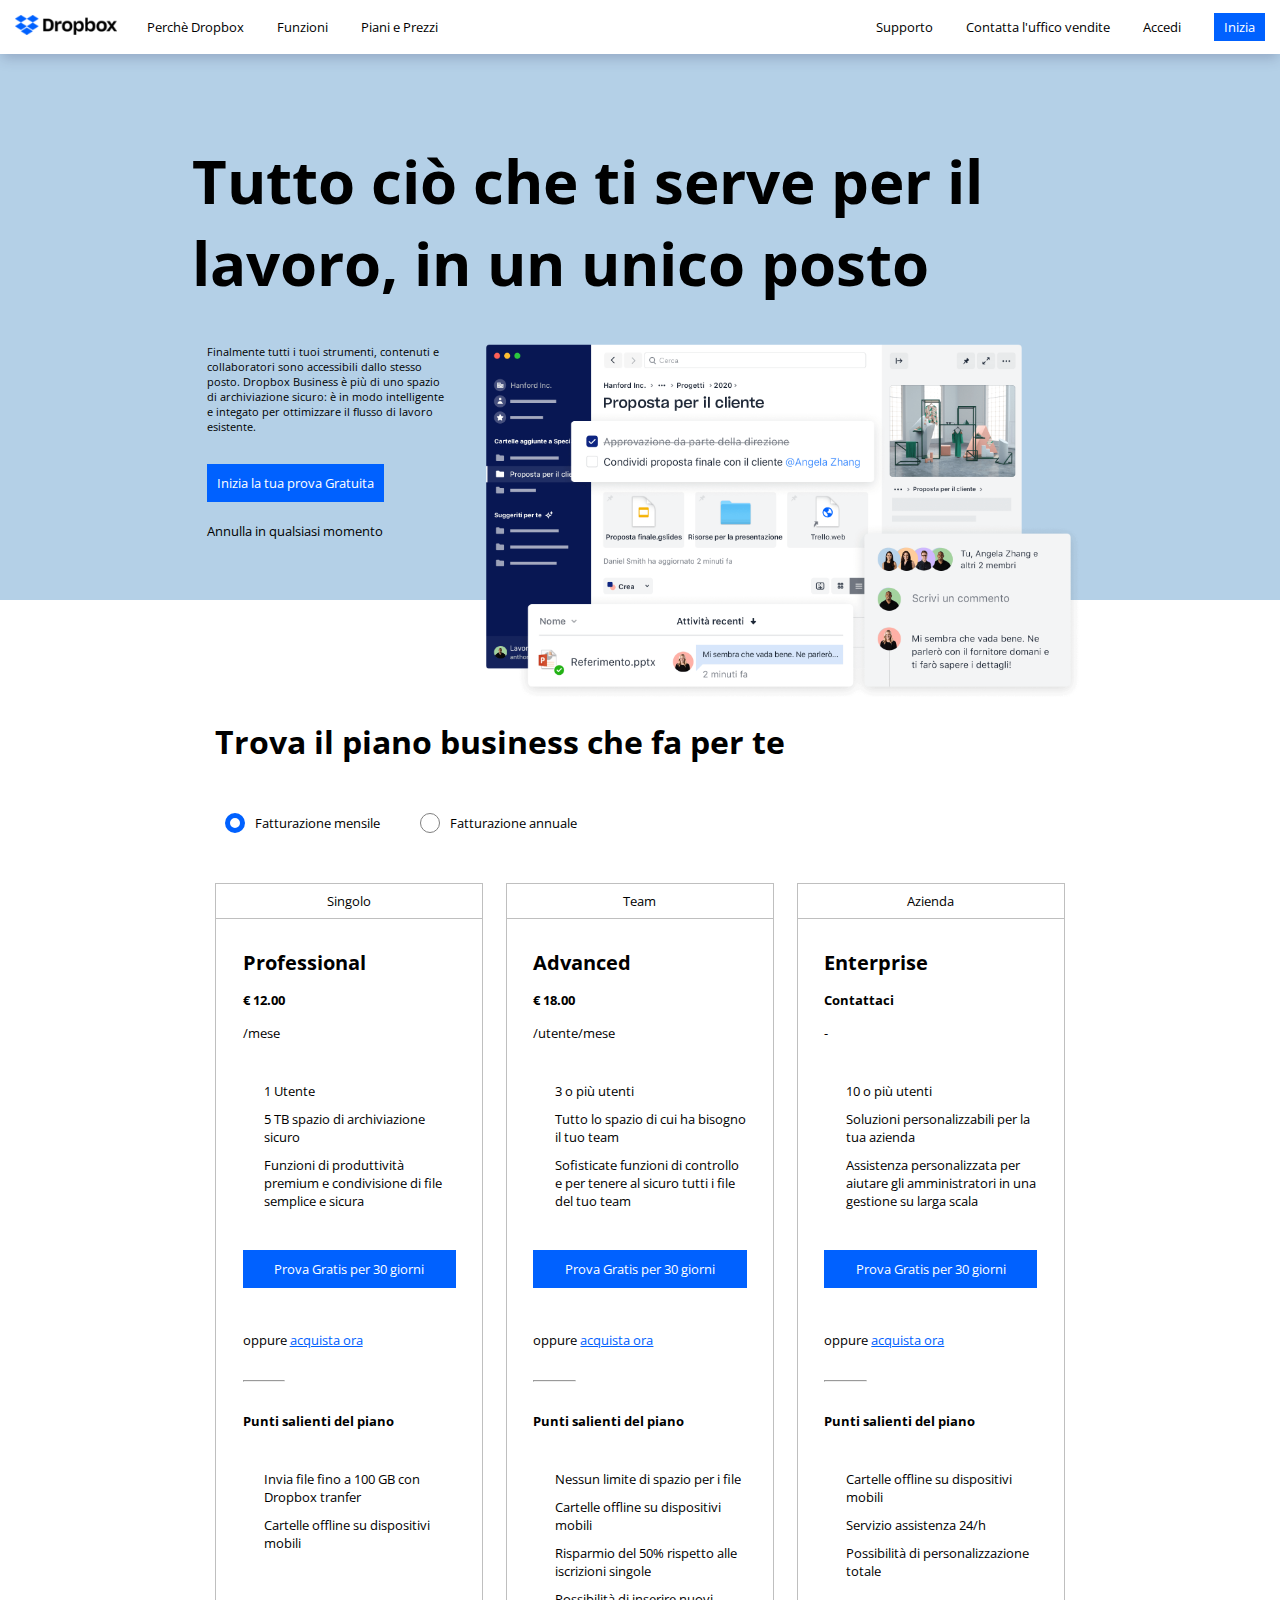
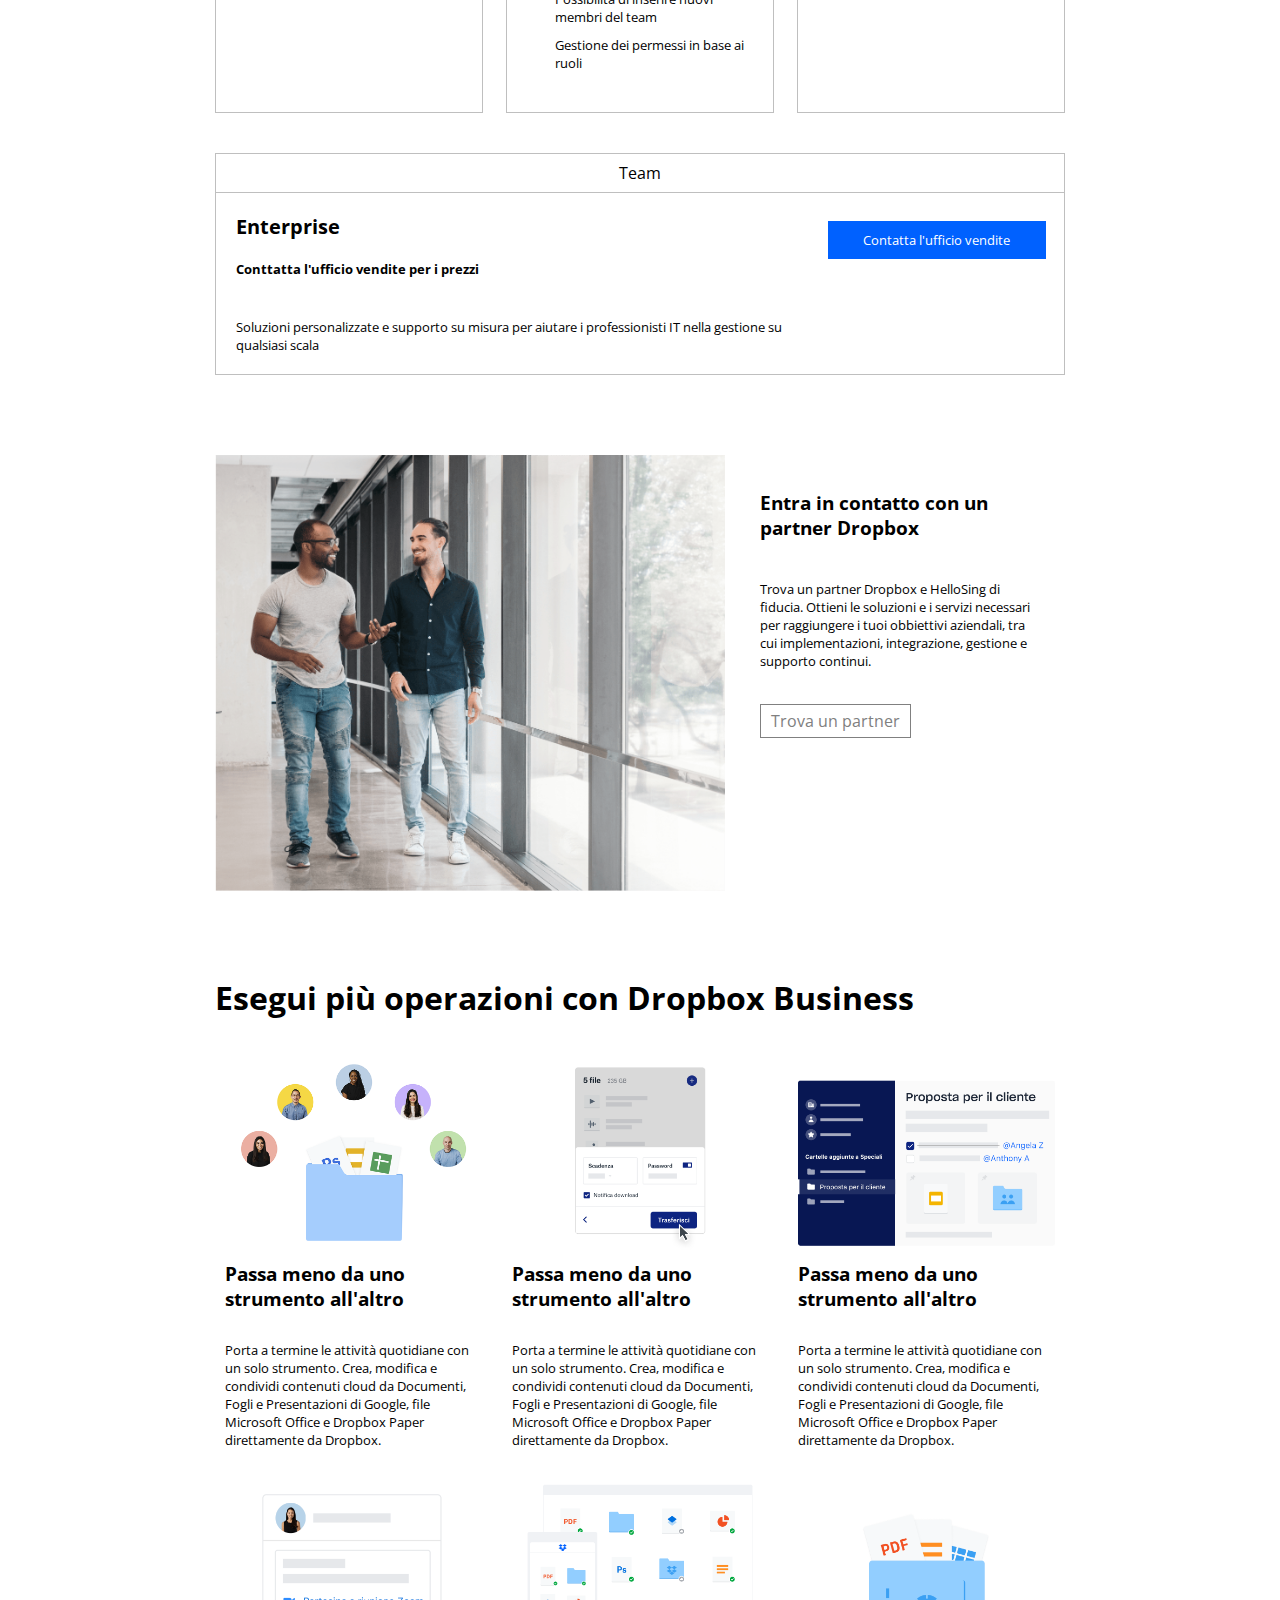
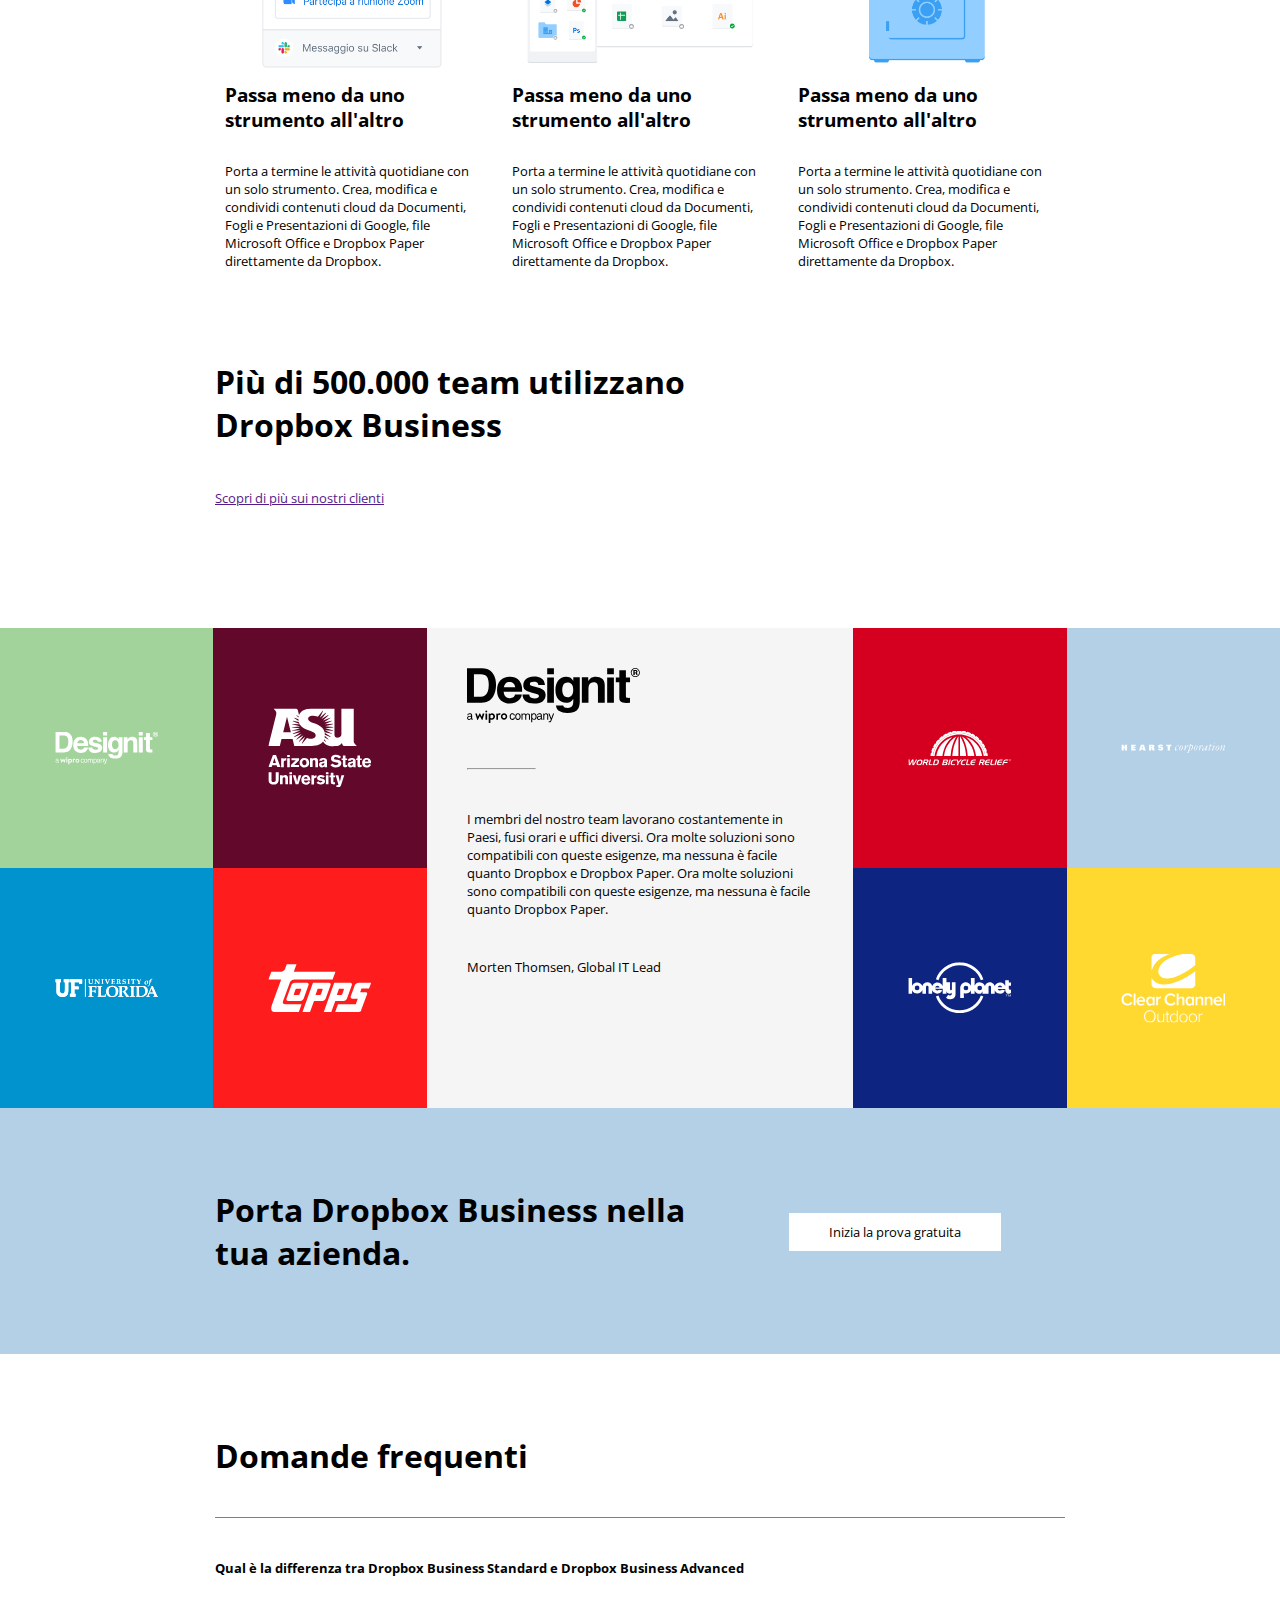
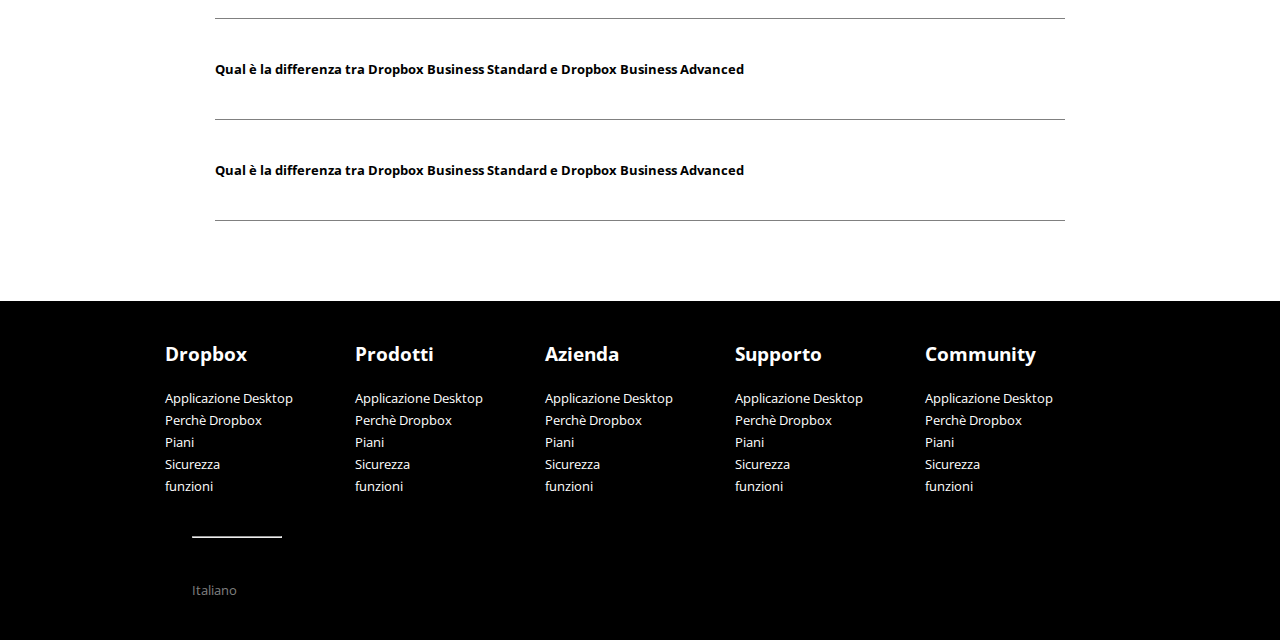
<file: index.html>
<!DOCTYPE html>
<html lang="en">

<head>
    <link rel="stylesheet" href="https://cdnjs.cloudflare.com/ajax/libs/font-awesome/6.1.1/css/all.min.css"
        integrity="sha512-KfkfwYDsLkIlwQp6LFnl8zNdLGxu9YAA1QvwINks4PhcElQSvqcyVLLD9aMhXd13uQjoXtEKNosOWaZqXgel0g=="
        crossorigin="anonymous" referrerpolicy="no-referrer" />
    <link rel="stylesheet"
        href="https://fonts.googleapis.com/css2?family=Open+Sans:ital,wght@0,400;0,700;0,800;1,400&display=swap">
    <link rel="stylesheet" href="./css/style.css">
    <meta charset="UTF-8">
    <meta http-equiv="X-UA-Compatible" content="IE=edge">
    <meta name="viewport" content="width=device-width, initial-scale=1.0">
    <title>Document</title>
</head>

<body>

    <header>
        <div class="container-h">
            <div class="c-plan">

                <a class="logo-h" href="./index.html">
                    <img src="./img/img/logo-small.png" alt="logo-small">
                </a>

                <ul class="c-link st-font">
                    <li><a class="reset-link standard-color" href="">Perchè Dropbox</a></li>
                    <li class="drdown"><a class="reset-link standard-color" href="">Funzioni</a>
                        <div class="dropdown">
                            <div class="dropdown-function">
                                <ul>
                                    <li class="excluded"><a class="reset-link standard-color" href="">Nuove funzioni</a></li>
                                    <li class="excluded"><a class="reset-link standard-color" href="">Tutte le funzioni</a></li>
                                </ul>
                
                            </div>
                        </div>
                    </li>
                    <li><a class="reset-link standard-color" href="">Piani e Prezzi</a></li>
                </ul>

            </div>

            <div class="c-support">
                <ul class="c-link st-font">
                    <li><a class="reset-link standard-color" href="">Supporto</a></li>
                    <li><a class="reset-link standard-color" href="">Contatta l'uffico vendite</a></li>
                    <li><a class="reset-link standard-color" href="./login.html">Accedi</a></li>
                    <li class="excluded"><a class="reset-link button-s" href="#sel-plan">Inizia</a></li>
                </ul>

            </div>

            


        </div>

    </header>

    <main>
        <!-- Jumbo con titolo e contenuto -->
        <div class="jumbo">
            <div class="container-footer">

                <h1 class="titolone">Tutto ciò che ti serve per il lavoro, in un unico posto </h1>

                <div class="container-box">

                    <div class="free-plan">
                        <div class="box-txt">

                            <div class="main-box-txt">
                                <p>Finalmente tutti i tuoi strumenti, contenuti e collaboratori sono accessibili dallo
                                    stesso posto. Dropbox Business è più di uno spazio di archiviazione sicuro: è in
                                    modo intelligente e integato per ottimizzare il flusso di lavoro esistente.</p>
                            </div>

                            <a class="button" href="#sel-plan">Inizia la tua prova Gratuita</a>
                            <a class="reset-link standard-color" href="">Annulla in qualsiasi momento</a>
                            <div>
                                <a class="arrow standard-color" href="#sel-plan"><i class="fa-solid fa-arrow-down"></i></a>
                            </div>

                        </div>
                    </div>

                    <div class="big-img">
                        <img src="./img/img/jumbo.png" alt="jumbo img">
                    </div>
                </div>

            </div>
        </div>

        <section class="business-plan margin-big">
            <div class="container">

                <h1 class="titolo margin-s">Trova il piano business che fa per te</h1>

                <div class="select-plan st-font" id="sel-plan">
                    <div class="checkbutton">
                        <div class="radus-on"></div>
                        <span>Fatturazione mensile</span>
                    </div>

                    <div class="checkbutton">
                        <div class="radus-off"></div>
                        <span>Fatturazione annuale</span>
                    </div>
                </div>


                <div class="select-card">

                    <!-- Card verticali Singolo -->
                    <div class="card">
                        <div class="card-header st-font">
                            <i class="fa-solid fa-user"></i>
                            <span>Singolo</span>
                        </div>

                        <div class="card-main">
                            <h2 class="titolo-c">Professional</h2>

                            <div class="price st-font">
                                <span>€ 12.00</span>
                            </div>

                            <div class="renewal st-font">
                                <span>/mese</span>
                            </div>

                            <div class="card-description st-font">
                                <div class="box-card">
                                    <div class="icon">
                                        <i class="fa-solid fa-user"></i>
                                    </div>

                                    <div class="desc">
                                        <p>1 Utente</p>
                                    </div>
                                </div>

                                <div class="box-card">
                                    <div class="icon">
                                        <i class="fa-solid fa-folder"></i>
                                    </div>

                                    <div class="desc">
                                        <p>5 TB spazio di archiviazione sicuro</p>
                                    </div>
                                </div>

                                <div class="box-card">
                                    <div class="icon">
                                        <i class="fa-solid fa-share-nodes"></i>
                                    </div>

                                    <div class="desc">
                                        <p>Funzioni di produttività premium e condivisione di file semplice e sicura
                                        </p>
                                    </div>
                                </div>
                            </div>

                            <div class="buy-container st-font margin-s">
                                <a href="" class="button full-w">Prova Gratis per 30 giorni</a>
                            </div>


                            <span class="st-font">oppure <a class="active-color" href="">acquista ora</a></span>

                            <hr>

                            <h4 class="st-font">Punti salienti del piano</h4>

                            <div class="card-description st-font">
                                <div class="box-card">
                                    <div class="icon active-color">
                                        <i class="fa-solid fa-check"></i>
                                    </div>

                                    <div class="desc">
                                        <p>Invia file fino a 100 GB con Dropbox tranfer</p>
                                    </div>
                                </div>

                                <div class="box-card">
                                    <div class="icon active-color">
                                        <i class="fa-solid fa-check"></i>
                                    </div>

                                    <div class="desc">
                                        <p>Cartelle offline su dispositivi mobili</p>
                                    </div>
                                </div>

                            </div>

                        </div>









                    </div>

                     <!-- Card verticali Team-->
                     <div class="card">
                        <div class="card-header st-font">
                            <i class="fa-solid fa-users"></i>
                            <span>Team</span>
                        </div>

                        <div class="card-main">
                            <h2 class="titolo-c">Advanced</h2>

                            <div class="price st-font">
                                <span>€ 18.00</span>
                            </div>

                            <div class="renewal st-font">
                                <span>/utente/mese</span>
                            </div>

                            <div class="card-description st-font">
                                <div class="box-card">
                                    <div class="icon">
                                        <i class="fa-solid fa-user"></i>
                                    </div>

                                    <div class="desc">
                                        <p>3 o più utenti</p>
                                    </div>
                                </div>

                                <div class="box-card">
                                    <div class="icon">
                                        <i class="fa-solid fa-folder"></i>
                                    </div>

                                    <div class="desc">
                                        <p>Tutto lo spazio di cui ha bisogno il tuo team</p>
                                    </div>
                                </div>

                                <div class="box-card">
                                    <div class="icon">
                                        <i class="fa-solid fa-share-nodes"></i>
                                    </div>

                                    <div class="desc">
                                        <p>Sofisticate funzioni di controllo e per tenere al sicuro tutti i file del tuo team</p>
                                    </div>
                                </div>
                            </div>

                            <div class="buy-container st-font margin-s">
                                <a href="" class="button full-w">Prova Gratis per 30 giorni</a>
                            </div>


                            <span class="st-font">oppure <a class="active-color" href="">acquista ora</a></span>

                            <hr>

                            <h4 class="st-font">Punti salienti del piano</h4>

                            <div class="card-description st-font">
                                <div class="box-card">
                                    <div class="icon active-color">
                                        <i class="fa-solid fa-check"></i>
                                    </div>

                                    <div class="desc">
                                        <p>Nessun limite di spazio per i file</p>
                                    </div>
                                </div>

                                <div class="box-card">
                                    <div class="icon active-color">
                                        <i class="fa-solid fa-check"></i>
                                    </div>

                                    <div class="desc">
                                        <p>Cartelle offline su dispositivi mobili</p>
                                    </div>
                                </div>

                                <div class="box-card">
                                    <div class="icon active-color">
                                        <i class="fa-solid fa-check"></i>
                                    </div>

                                    <div class="desc">
                                        <p>Risparmio del 50% rispetto alle iscrizioni singole</p>
                                    </div>
                                </div>

                                <div class="box-card">
                                    <div class="icon active-color">
                                        <i class="fa-solid fa-check"></i>
                                    </div>

                                    <div class="desc">
                                        <p>Possibilità di inserire nuovi membri del team</p>
                                    </div>
                                </div>

                                <div class="box-card">
                                    <div class="icon active-color">
                                        <i class="fa-solid fa-check"></i>
                                    </div>

                                    <div class="desc">
                                        <p>Gestione dei permessi in base ai ruoli</p>
                                    </div>
                                </div>

                            </div>

                        </div>

                    </div>

                     <!-- Card verticali Azienda-->
                     <div class="card">
                        <div class="card-header st-font">
                            <i class="fa-solid fa-building"></i>
                            <span>Azienda</span>
                        </div>

                        <div class="card-main">
                            <h2 class="titolo-c">Enterprise</h2>

                            <div class="price st-font">
                                <span>Contattaci</span>
                            </div>

                            <div class="renewal st-font">
                                <span>-</span>
                            </div>

                            <div class="card-description st-font">
                                <div class="box-card">
                                    <div class="icon">
                                        <i class="fa-solid fa-user"></i>
                                    </div>

                                    <div class="desc">
                                        <p>10 o più utenti</p>
                                    </div>
                                </div>

                                <div class="box-card">
                                    <div class="icon">
                                        <i class="fa-solid fa-folder"></i>
                                    </div>

                                    <div class="desc">
                                        <p>Soluzioni personalizzabili per la tua azienda</p>
                                    </div>
                                </div>

                                <div class="box-card">
                                    <div class="icon">
                                        <i class="fa-solid fa-share-nodes"></i>
                                    </div>

                                    <div class="desc">
                                        <p>Assistenza personalizzata per aiutare gli amministratori in una gestione su larga scala</p>
                                    </div>
                                </div>
                            </div>

                            <div class="buy-container st-font margin-s">
                                <a href="" class="button full-w">Prova Gratis per 30 giorni</a>
                            </div>


                            <span class="st-font">oppure <a class="active-color" href="">acquista ora</a></span>

                            <hr>

                            <h4 class="st-font">Punti salienti del piano</h4>

                            <div class="card-description st-font">
                                <div class="box-card">
                                    <div class="icon active-color">
                                        <i class="fa-solid fa-check"></i>
                                    </div>

                                    <div class="desc">
                                        <p>Cartelle offline su dispositivi mobili</p>
                                    </div>
                                </div>

                                <div class="box-card">
                                    <div class="icon active-color">
                                        <i class="fa-solid fa-check"></i>
                                    </div>

                                    <div class="desc">
                                        <p>Servizio assistenza 24/h</p>
                                    </div>
                                </div>

                                <div class="box-card">
                                    <div class="icon active-color">
                                        <i class="fa-solid fa-check"></i>
                                    </div>

                                    <div class="desc">
                                        <p>Possibilità di personalizzazione totale</p>
                                    </div>
                                </div>

                            </div>

                        </div>

                    </div>



                    <!-- Card orizzontale -->

                    <div class="hz-container">

                        <div class="hz-card">
                            <div class="card-header">
                                <i class="fa-solid fa-building"></i>
                                <span>Team</span>
                            </div>

                            <div class="hz-card-main">
                                <div class="desc">

                                    <h2 class="titolo-c">Enterprise</h2>

                                    <h5 class="st-font">Conttatta l'ufficio vendite per i prezzi</h5>

                                    <p class="st-font">Soluzioni personalizzate e supporto su misura per aiutare i professionisti IT nella gestione su qualsiasi scala</p>

                                </div>

                                <div class="buy">
                                    <div class="buy-container margin-small">
                                        <a href="" class="button full-w st-font"> Contatta l'ufficio vendite</a>
                                    </div>
                                </div>
                            </div>
                        </div>

                    </div>




                </div>

        </section>

        <section class="partner margin-big">
            <div class="container">
                <div class="box-partner">

                    <div class="img-box">
                        <img src="./img/img/partner.png" alt="partner">

                    </div>

                    <div class="desc">
                        <h3>Entra in contatto con un partner Dropbox</h3>

                        <p class="margin-s st-font">Trova un partner Dropbox e HelloSing di fiducia. Ottieni le soluzioni e i servizi necessari per raggiungere i tuoi obbiettivi aziendali, tra cui implementazioni, integrazione, gestione e supporto continui.</p>

                        <a href="" class="button-s2">Trova un partner</a>

                    </div>
                </div>


            </div>


        </section>

        <section class="functions margin-big">

            <div class="container">

                <h1 class="titolo">Esegui più operazioni con Dropbox Business</h1>

                <div class="container-function">

                    <div class="card-function">
                        <img src="./img/img/business-feature-switching-tools.png" alt="business-feature-switching-tools">

                        <h3>Passa meno da uno strumento all'altro</h3>

                        <p class="st-font">Porta a termine le attività quotidiane con un solo strumento. Crea, modifica e condividi contenuti cloud da Documenti, Fogli e Presentazioni di Google, file Microsoft Office e Dropbox Paper direttamente da Dropbox.</p>
                    </div>

                    <div class="card-function">
                        <img src="./img/img/business-feature-send-files-it.png" alt="">

                        <h3>Passa meno da uno strumento all'altro</h3>

                        <p class="st-font">Porta a termine le attività quotidiane con un solo strumento. Crea, modifica e condividi contenuti cloud da Documenti, Fogli e Presentazioni di Google, file Microsoft Office e Dropbox Paper direttamente da Dropbox.</p>
                    </div>

                    <div class="card-function">
                        <img src="./img/img/business-feature-coordinate-it.png" alt="">

                        <h3>Passa meno da uno strumento all'altro</h3>

                        <p class="st-font">Porta a termine le attività quotidiane con un solo strumento. Crea, modifica e condividi contenuti cloud da Documenti, Fogli e Presentazioni di Google, file Microsoft Office e Dropbox Paper direttamente da Dropbox.</p>
                    </div>

                    <div class="card-function">
                        <img src="./img/img/business-feature-integrations-it.png" alt="">

                        <h3>Passa meno da uno strumento all'altro</h3>

                        <p class="st-font">Porta a termine le attività quotidiane con un solo strumento. Crea, modifica e condividi contenuti cloud da Documenti, Fogli e Presentazioni di Google, file Microsoft Office e Dropbox Paper direttamente da Dropbox.</p>
                    </div>

                    <div class="card-function">
                        <img src="./img/img/business-feature-multi-device.png" alt="">

                        <h3>Passa meno da uno strumento all'altro</h3>

                        <p class="st-font">Porta a termine le attività quotidiane con un solo strumento. Crea, modifica e condividi contenuti cloud da Documenti, Fogli e Presentazioni di Google, file Microsoft Office e Dropbox Paper direttamente da Dropbox.</p>
                    </div>

                    <div class="card-function">
                        <img src="./img/img/business-feature-security.png" alt="">

                        <h3>Passa meno da uno strumento all'altro</h3>

                        <p class="st-font">Porta a termine le attività quotidiane con un solo strumento. Crea, modifica e condividi contenuti cloud da Documenti, Fogli e Presentazioni di Google, file Microsoft Office e Dropbox Paper direttamente da Dropbox.</p>
                    </div>



                </div>


            </div>

        </section>

        <section class="business margin-big">
            <div class="container">

                <div class="box-partner">

                    <div class="img-box">

                        <h1 class="titolo">Più di 500.000 team utilizzano Dropbox Business</h1>

                        
                        <div class="margin-s">
                            <a class="st-font" href="">Scopri di più sui nostri clienti</a>

                        </div>
                    </div>

                </div>
            </div>

        </section>

        <section class="multibox">

            <!-- Colonna sx-->
            <div class="colum-box">
                <div class="case bg-design">
                    
                        <div class="cont-img">
                            <img src="./img/img/designit.svg" alt="designit">
                        </div>
                    
                   
                </div>

                <div class="case bg-uni">
                    <div class="cont-img">
                        <img src="./img/img/arizona_state_university.svg" alt="arizona_state_university">
                    </div>
                   
                </div>

                <div class="case bg-uf">
                    <div class="cont-img">
                        <img src="./img/img/university_of_florida.svg" alt="arizona_state_university">
                    </div>
                   
                </div>

                <div class="case bg-top">
                    <div class="cont-img">
                        <img src="./img/img/topps.svg" alt="arizona_state_university">
                    </div>
                   
                </div>

            </div>

            <!-- Colonna centrale -->

            <div class="colum-box">
                <div class="big-case">
                    <div class="header-case">
                        <img src="./img/img/designit.svg" alt="designit">
                    </div>
                    <hr class="margin-s">

                    <p class="st-font">I membri del nostro team lavorano costantemente in Paesi, fusi orari e uffici diversi. Ora molte soluzioni sono compatibili con queste esigenze, ma nessuna è facile quanto Dropbox e Dropbox Paper. Ora molte soluzioni sono compatibili con queste esigenze, ma nessuna è facile quanto Dropbox Paper.</p>

                    <p class="st-font margin-s">Morten Thomsen, Global IT Lead</p>

                </div>


            </div>


            <!-- Colonna dx -->
            <div class="colum-box">
                <div class="case bg-wbr">
                    <div class="cont-img">
                        <img src="./img/img/world_bicycle_relief.svg" alt="designit">
                    </div>
                   
                </div>

                <div class="case bg-hear">
                    <div class="cont-img">
                        <img src="./img/img/hearst_corp.svg" alt="arizona_state_university">
                    </div>
                   
                </div>

                <div class="case bg-lonl">
                    <div class="cont-img">
                        <img src="./img/img/lonely_planet.svg" alt="arizona_state_university">
                    </div>
                   
                </div>

                <div class="case bg-cc">
                    <div class="cont-img">
                        <img src="./img/img/clear_channel.svg" alt="arizona_state_university">
                    </div>
                   
                </div>

            </div>

            </div>

        </section>

        <section class="plan-company">
            <div class="container">


                <div class="box-partner item-center">

                    <div class="img-box">
                        <h1 class="titolo">Porta Dropbox Business nella tua azienda.</h1>

                    </div>

                    <div class="st-trial">
                        <a href="" class="button-s3 st-font">Inizia la prova gratuita</a>
                    </div>
                </div>



            </div>

        </section>

        <section class="faq margin-big">
            <div class="container">
                <h1 class="titolo margin-s">Domande frequenti</h1>


                <div class="requests">
                    <div class="request">
                        <h5>Qual è la differenza tra Dropbox Business Standard e Dropbox Business Advanced</h5>

                        <div class="icon-arrow">
                            <i class="fa-solid fa-angle-down"></i>
                        </div>

                        <p class="margin-small"> Lorem ipsum dolor sit amet consectetur adipisicing elit. Quibusdam optio, nesciunt
                            voluptatem, architecto est, corporis quidem magni molestias earum qui corrupti illum ipsum
                            autem itaque veniam exercitationem sunt? Maxime, illo.</p>
                    </div>

                    
                </div>

                <div class="requests">
                    <div class="request">
                        <h5>Qual è la differenza tra Dropbox Business Standard e Dropbox Business Advanced</h5>
                        
                        <div class="icon-arrow">
                            <i class="fa-solid fa-angle-down"></i>
                        </div>

                        <p class="margin-small"> Lorem ipsum dolor sit amet consectetur adipisicing elit. Quibusdam optio, nesciunt
                            voluptatem, architecto est, corporis quidem magni molestias earum qui corrupti illum ipsum
                            autem itaque veniam exercitationem sunt? Maxime, illo.</p>
                    </div>

                    
                </div>

                <div class="requests">
                    <div class="request">
                        <h5>Qual è la differenza tra Dropbox Business Standard e Dropbox Business Advanced</h5>
                        
                        <div class="icon-arrow">
                            <i class="fa-solid fa-angle-down"></i>
                        </div>

                        <p class="margin-small"> Lorem ipsum dolor sit amet consectetur adipisicing elit. Quibusdam optio, nesciunt
                            voluptatem, architecto est, corporis quidem magni molestias earum qui corrupti illum ipsum
                            autem itaque veniam exercitationem sunt? Maxime, illo.</p>
                    </div>

                    
                </div>


            </div>
            </div>



        </section>

    </main>

    <footer>
        <div class="container-f">
            <div class="container-big">

                <div class="section-footer">
                    <div class="section">
                        <h3>Dropbox</h3>
                        <ul class="">
                            <li> <a href="" class="reset-link">Applicazione Desktop</a></li>
                            <li> <a href="" class="reset-link">Perchè Dropbox</a></li>
                            <li> <a href="" class="reset-link">Piani</a></li>
                            <li> <a href="" class="reset-link">Sicurezza</a></li>
                            <li> <a href="" class="reset-link">funzioni</a></li>
                        </ul>

                    </div>

                    <div class="section">
                        <h3>Prodotti</h3>
                        <ul class="">
                            <li> <a href="" class="reset-link">Applicazione Desktop</a></li>
                            <li> <a href="" class="reset-link">Perchè Dropbox</a></li>
                            <li> <a href="" class="reset-link">Piani</a></li>
                            <li> <a href="" class="reset-link">Sicurezza</a></li>
                            <li> <a href="" class="reset-link">funzioni</a></li>
                        </ul>

                    </div>

                    <div class="section">
                        <h3>Azienda</h3>
                        <ul class="">
                            <li> <a href="" class="reset-link">Applicazione Desktop</a></li>
                            <li> <a href="" class="reset-link">Perchè Dropbox</a></li>
                            <li> <a href="" class="reset-link">Piani</a></li>
                            <li> <a href="" class="reset-link">Sicurezza</a></li>
                            <li> <a href="" class="reset-link">funzioni</a></li>
                        </ul>

                    </div>

                    <div class="section">
                        <h3>Supporto</h3>
                        <ul class="">
                            <li> <a href="" class="reset-link">Applicazione Desktop</a></li>
                            <li> <a href="" class="reset-link">Perchè Dropbox</a></li>
                            <li> <a href="" class="reset-link">Piani</a></li>
                            <li> <a href="" class="reset-link">Sicurezza</a></li>
                            <li> <a href="" class="reset-link">funzioni</a></li>
                        </ul>

                    </div>

                    <div class="section">
                        <h3>Community</h3>
                        <ul class="">
                            <li> <a href="" class="reset-link">Applicazione Desktop</a></li>
                            <li> <a href="" class="reset-link">Perchè Dropbox</a></li>
                            <li> <a href="" class="reset-link">Piani</a></li>
                            <li> <a href="" class="reset-link">Sicurezza</a></li>
                            <li> <a href="" class="reset-link">funzioni</a></li>
                        </ul>

                    </div>

                </div>




            </div>

            <div class="container-footer">

                <hr>

                <div class="lang">
                    <span class="icon-lang st-font"><i class="fa-solid fa-earth-americas"></i></span>

                    <span class="st-font">Italiano</span>
                    <span><i class="fa-solid fa-caret-up st-font"></i></span>
                </div>
            </div>




        </div>


    </footer>

</body>

</html>
</file>
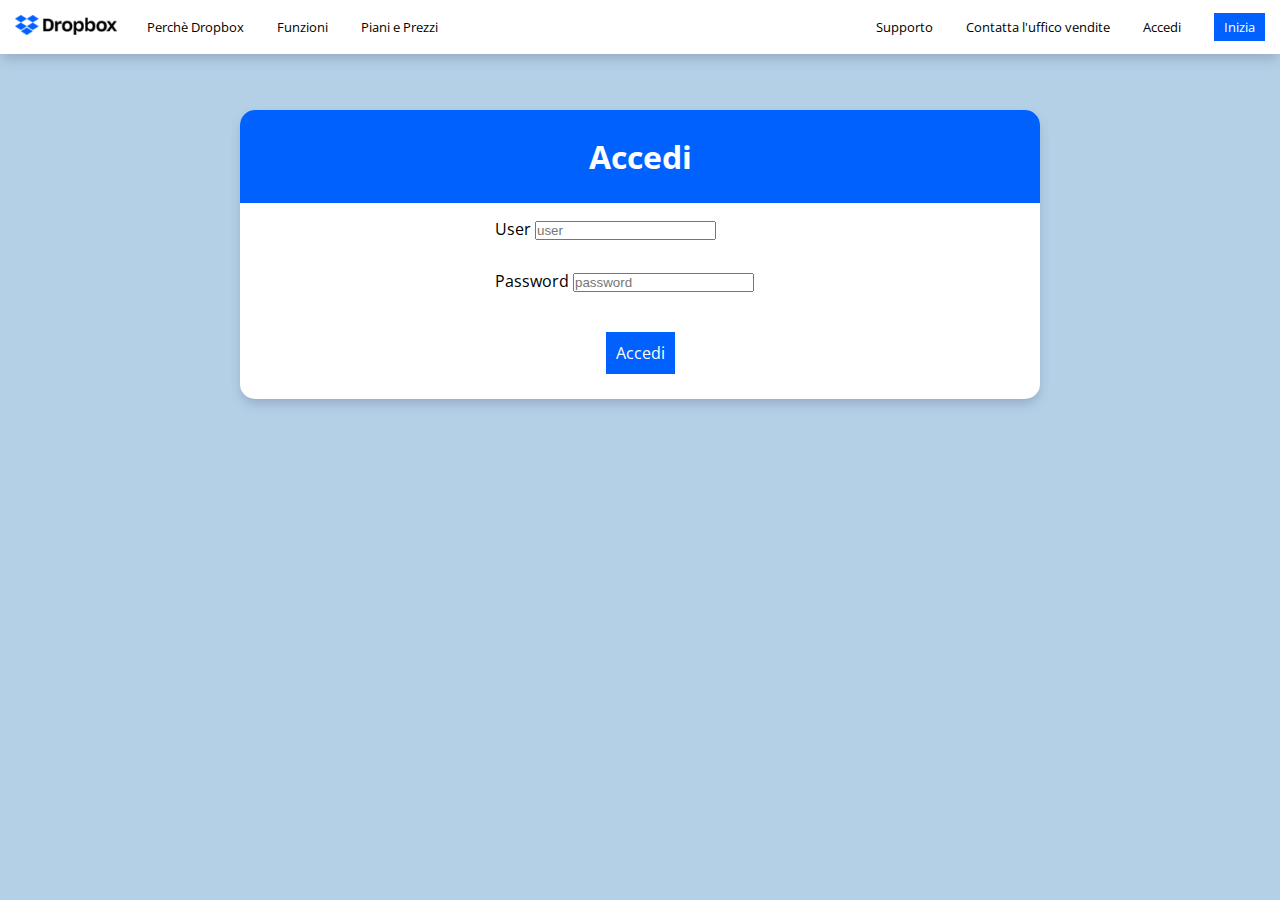
<file: login.html>
<!DOCTYPE html>
<html lang="en">
<head>
    <link rel="stylesheet" href="https://cdnjs.cloudflare.com/ajax/libs/font-awesome/6.1.1/css/all.min.css"
        integrity="sha512-KfkfwYDsLkIlwQp6LFnl8zNdLGxu9YAA1QvwINks4PhcElQSvqcyVLLD9aMhXd13uQjoXtEKNosOWaZqXgel0g=="
        crossorigin="anonymous" referrerpolicy="no-referrer" />
    <link rel="stylesheet"
        href="https://fonts.googleapis.com/css2?family=Open+Sans:ital,wght@0,400;0,700;0,800;1,400&display=swap">
    <link rel="stylesheet" href="./css/style.css">
    <meta charset="UTF-8">
    <meta http-equiv="X-UA-Compatible" content="IE=edge">
    <meta name="viewport" content="width=device-width, initial-scale=1.0">
    <title>login</title>
</head>
<body>

    <header>
        <div class="container-h">
            <div class="c-plan">

                <a class="logo-h" href="./index.html">
                    <img src="./img/img/logo-small.png" alt="logo-small">
                </a>

                <ul class="c-link st-font">
                    <li><a class="reset-link standard-color" href="">Perchè Dropbox</a></li>
                    <li class="drdown"><a class="reset-link standard-color" href="">Funzioni</a>
                        <div class="dropdown">
                            <div class="dropdown-function">
                                <ul>
                                    <li class="excluded"><a class="reset-link standard-color" href="">Nuove funzioni</a></li>
                                    <li class="excluded"><a class="reset-link standard-color" href="">Tutte le funzioni</a></li>
                                </ul>
                
                            </div>
                        </div>
                    </li>
                    <li><a class="reset-link standard-color" href="">Piani e Prezzi</a></li>
                </ul>

            </div>

            <div class="c-support">
                <ul class="c-link st-font">
                    <li><a class="reset-link standard-color" href="">Supporto</a></li>
                    <li><a class="reset-link standard-color" href="">Contatta l'uffico vendite</a></li>
                    <li><a class="reset-link standard-color" href="./login.html">Accedi</a></li>
                    <li class="excluded"><a class="reset-link button-s" href="#sel-plan">Inizia</a></li>
                </ul>

            </div>

            


        </div>

    </header>

    <main>
        <div class="jumbo-lg">

            <div class="container-log">

                <div class="header-log">
                    <h1 class="title">Accedi</h1>
                </div>

                <div class="creden margin-s">
                    <div class="user">
                        <span>User</span>
                        <input type="email" placeholder="user" name="" id="">
                    </div>

                </div>

                <div class="creden margin-s">
                    
                    <div class="pw">
                        <span>Password</span>
                        <input type="password" placeholder="password" name="" id="">
                    </div>

                </div>

                <div class="creden margin-s">
                    <div class="bt txt-center">
                        <a class="button " href="">Accedi</a>
                    </div>

                </div>




            </div>

        </div>
        
    </main>

    
    
</body>
</html>
</file>
<file: css/style.css>
:root{
    --active-color: #0061ff;
    --w-color: #fff;
    --j-color: #b4d0e7;
    --dd-color: #F3F4F5;
}

*{
    margin: 0;
    padding: 0;
    box-sizing: border-box;
}

body{
    font-family: 'Open Sans', sans-serif;
}

html{
    scroll-behavior: smooth;
}

/* GENERALE */


/* Bottoni */

.button{
    background-color: var(--active-color);
    color: var(--w-color);
    padding: 10px 10px;
    text-decoration: none;
}

.button-s{
    background-color: var(--active-color);
    color: var(--w-color);
    padding: 5px 10px;
    text-decoration: none;
}

.button-s2{
    color: gray;
    padding: 5px 10px;
    text-decoration: none;
    border: 1px solid gray;
}

.button-s3{
    background-color: var(--w-color);
    color: black;
    padding: 10px 40px;
    text-decoration: none;
}


/* Allineamenti */

.item-center{
    align-items: center;
}

.txt-center{
    text-align: center;
}








/* contenitori */

.container-big{
    width: 80%;
    max-width: 950px;
    margin: 0 auto;
}

.container{
    width: 70%;
    max-width: 850px;
    margin: 0 auto;
}

.full-w{
    width: 100%;
}






/* font style */

.st-font{
    font-size: 0.8rem;
}

.titolone{
    font-size: 60px;
}

.titolo{
    font-size: 32px;
}

.titolo-c{
    font-size: 20px;
}

.reset-link{
    text-decoration: none;
}




/* margin */

.margin-big{
    margin: 80px 0px;
}

.margin-s{
    margin: 40px 0px;
}

.margin-small{
    margin: 10px 0px;
}




/* color */

.bg-design{
    background-color: #a2d39b;
}

.bg-uni{
    background-color: #61082b;
}

.bg-uf{
    background-color: #0093ce;
}

.bg-top{
    background-color: #ff1c1c;
}

.bg-wbr{
    background-color: #d5001f;
}

.bg-hear{
    background-color: #b4d0e7;
}

.bg-lonl{
    background-color: #0d2481;
}

.bg-cc{
    background-color: #ffd830;
}

.bg-c-design{
    background-color: #f5f5f5;
}

.standard-color{
    color: #000000;
}

.active-color{
    color: var(--active-color);
}







/* HEADER */

header{
    position: fixed;
    background-color: var(--w-color);
    width: 100%;
    box-shadow: rgba(50, 50, 93, 0.25) 0px 6px 12px -2px;
    z-index: 1;
}

.c-link{
    list-style: none;
    align-items: center;
}

.c-link li{
    display: inline-block;
    padding: 18px 15px;
}

.c-link li{
    position: relative;
    
}

.c-link li::after{
    content: '';
    position: absolute;
    background-color: dimgray;
    height: 3px;
    width: 0;
    left: 0;
    bottom: 0px;
    
}

.c-link li:hover:after{
    content: '';
    position: absolute;
    background-color:dimgray;
    height: 3px;
    width: 100%;
    left: 0;
    bottom: -3px;
}

.c-link li[class="excluded"]:hover::after{
    content: '';
    position: absolute;
    height: 3px;
    width: 0;
    left: 0;
    bottom: -3px;
}

.c-link li[class="drdown"]:hover .dropdown-function, .dropdown:hover .dropdown-function{
    display: block;
}


.dropdown {
    position: relative;
    display: flex;
    flex-wrap: wrap;
  }

.dropdown-function{
    display: none;
    position: absolute;
    top: 23px;
    background-color: var(--dd-color);
    padding: 5px 0px;
    box-shadow: rgba(50, 50, 93, 0.25) 0px 6px 12px -2px;
    cursor: pointer;
}

.dropdown-function li{
    padding: 0px 50px;
}

.dropdown-function li:hover{
    background-color: var(--w-color);
}





/* Container header */

.container-h{
    width: 100%;
    margin: 0 auto;
    display: flex;
    justify-content: space-between;
    background-color: var(--w-color);
}


/* sezione di sinistra */

.c-plan{
    width: 100%;
    align-items: center;
    display: flex;
}

.logo-h{
    padding: 0px 15px;
}

.logo-h img{
    height: 20px;
}





/* Sezione di destra */

.c-support{
    width: 100%;
    flex-direction: row-reverse;
    align-items: center;
    display: flex;
}





/* MAIN */

.jumbo{
    width: 100%;
    background-color: var(--j-color);
    padding-top: 120px;

}

/* Contenitore Jumbo */


.container-box{
    display: flex;
    margin-top: 40px;
}



/* box sinistra */

.free-plan{
    width: 30%;
    display: flex;
    flex-wrap: wrap;
}

.free-plan a{
    display: inline-block;
}

.box-txt{
    padding: 0px 15px ;
    
}

.box-txt > a{
    margin: 10px 0px;
    font-size: 0.8rem;
}

.main-box-txt{
    margin-bottom: 20px;
    font-size: 0.70rem;
}

.arrow{
    font-size: 35px;
    margin: 40px 0px 5px 0px;
}

/* box destra */

.big-img{
    width: 70%;
    position: relative;
}

.big-img img{
    width: 100%;
    position: absolute;
}








/* SEZIONE SELECT PLAN */

/* business plan */

.business-plan{
    margin-top: 120px;
}



.select-plan{
    display: flex;
}

.select-plan .checkbutton{
    align-items: center;
    display: flex;
    flex-wrap: wrap;
    padding: 0px 30px 0px 0px;
}

.select-plan .radus-off{
    margin: 10px;
    content: '';
    border: 1px solid gray;
    width: 20px;
    height: 20px;
    border-radius: 50%;
}

.select-plan .radus-on{
    margin: 10px;
    content: '';
    border: 5px solid var(--active-color);
    width: 20px;
    height: 20px;
    border-radius: 50%;
}





/* Card */

.select-card{
    display: flex;
    flex-wrap: wrap;
    justify-content: space-between;
    margin: 40px 0px;
}

.card{
    width: calc(100% / 3 - 15px);
    border: 1px solid rgba(128, 128, 128, 0.5);
    padding-bottom: 30px;
    
}

/* Header card */

.card-header{
    border-bottom: 1px solid rgba(128, 128, 128, 0.5);
    width: 100%;
    text-align: center;
    padding: 8px 0px;
}


/* Main card */

.card-main{
    width: 80%;
    margin: 0 auto;
    margin-top: 30px;
}


.card-main > span{
    display: inline-block;
}

.price{
    margin: 15px 0px;
    font-weight: bold;
}

.card-main hr{
    width: 20%;
    margin: 30px 0px;
    
}

.card-description{
    margin-top: 40px;
}

.box-card{
    display: flex;
    margin: 10px 0px;
}

.card-description .icon{
    width: 10%;
}

.card-description .desc{
    width: 90%;
}


/* Card orizzontale */

.hz-container{
    width: 100%;
}

.hz-card{
    width: 100%;
    margin-top: 40px;
    border: 1px solid rgba(128, 128, 128, 0.5);
}

.hz-card-main{
    display: flex;
}

.hz-card-main .desc{
    width: 70%;
    padding: 20px 0px 20px 20px;
}

.hz-card-main .desc h5{ 
    margin: 20px 0px 40px 0px;
}

.hz-card-main .buy{
    width: 30%;
    padding: 18px;
}

.buy-container{
    text-align: center;
    display: flex;
}






/* Sezione partner */

.box-partner{
    display: flex;
}

.box-partner .img-box{
    width: 60%;
}

.box-partner .img-box img{
    width: 100%;

}

.box-partner .desc{
    width: 40%;
    padding: 35px;

}

/* Sezione functions */

.container-function{
    padding: 10px;
    display: flex;
    justify-content: space-between;
    flex-wrap: wrap;
}

.card-function{
    width: calc(100% / 3 - 20px);
    margin-top: 20px;

}

.card-function img{
    width: 100%;
}

.card-function h3{
    margin-bottom: 30px;
}







/* Sezione multibox */

.multibox{
    width: 100%;
    display: flex;
    height: calc(100vw / 3);
    min-height: 480px;
}

.colum-box{
    width: calc(100% / 3);
    background-color: white;
    display: flex;
    flex-wrap: wrap;
}

.colum-box .case{
    width: 50%;
    height: 50%;
    padding: 25px;
}

.colum-box .case:hover{
    padding: 50px;
    opacity: 0.5;
}


.colum-box .case .cont-img{
    width: 100%;
    height: 100%;
    position: relative;
}


.colum-box .case .cont-img img{
    width: 100%;
    padding: 30px;
    position: absolute;
    left: 50%;
    top: 50%;
    transform: translate(-50%, -50%);
    filter: invert(100%) sepia(0%) saturate(0%) hue-rotate(191deg) brightness(102%) contrast(102%);
}

.big-case{
    width: 100%;
    height: 100%;
    background-color: #f5f5f5;
    padding: 40px;
}

.big-case hr{
    width: 20%;
}

.big-case .header-case img{
    width: 50%;
}





/* Section plan company */

.plan-company{
    width: 100%;
    background-color: #b4d0e7;
    padding: 80px 0px;
    display: flex;
}


.box-partner .st-trial{
    width: 40%;
    text-align: center;
}




/* faq */

.requests{
    border-top: 1px solid gray;
    display: flex;
    cursor: pointer; 
}

.requests:last-child{
    border-bottom: 1px solid gray;
}

.request{
    margin: 40px 0px;
    width: 100%;
    display: flex;
    flex-wrap: wrap;
    align-items: center;
}

.request h5{
    width: 90%;
}



.request p{
    display: none;
}

.icon-arrow{
    justify-content: flex-end;
    margin: 10px 0px;
    text-align: center;    

}

.requests:hover p{
    display: block;
}

.requests:hover .icon-arrow{
    transform: scale(1, -1);
}

/* footer */

.container-f{
    background-color: #000000;
    padding: 40px 0px;
}

.section-footer{
    display: flex;
}

.section{
    width: calc(100% / 5);
    color: var(--w-color)
}

.section ul{
    list-style: none;
    color: var(--w-color);
    margin-top: 20px;
}

.section ul li a{
    font-size: 0.8rem;
    color: var(--w-color);
}

.container-f hr{
    color: gray;
    width: 10%;
    margin: 40px 0px;
}



.lang span{
    color: gray;
}

.container-footer{
    width: 70%;
    max-width: 950px;
    margin: 0 auto;
    margin-top: 20px;
}


/* Login page */

.jumbo-lg{
    background-color: var(--j-color);
    height: 100vh;
    padding-top: 60px;
}

.container-log{
    background-color: var(--w-color);
    width: 70%;
    max-width: 800px;
    box-shadow: rgba(50, 50, 93, 0.25) 0px 6px 12px -2px;
    margin: 0 auto;  
    border-radius: 15px;
    margin-top: 50px;
}

.container-log .header-log h1{
    text-align: center;
    color: var(--w-color);
}

.header-log{
    width: 100%;
    background-color: var(--active-color);
    padding: 25px 0px;
    border-radius: 15px 15px 0px 0px;
}

.creden{
    width: 40%;
    margin: 0 auto;
    padding: 15px;
}

.creden .bt{
    padding: 20px;
}



.container-log{
    
}
</file>
